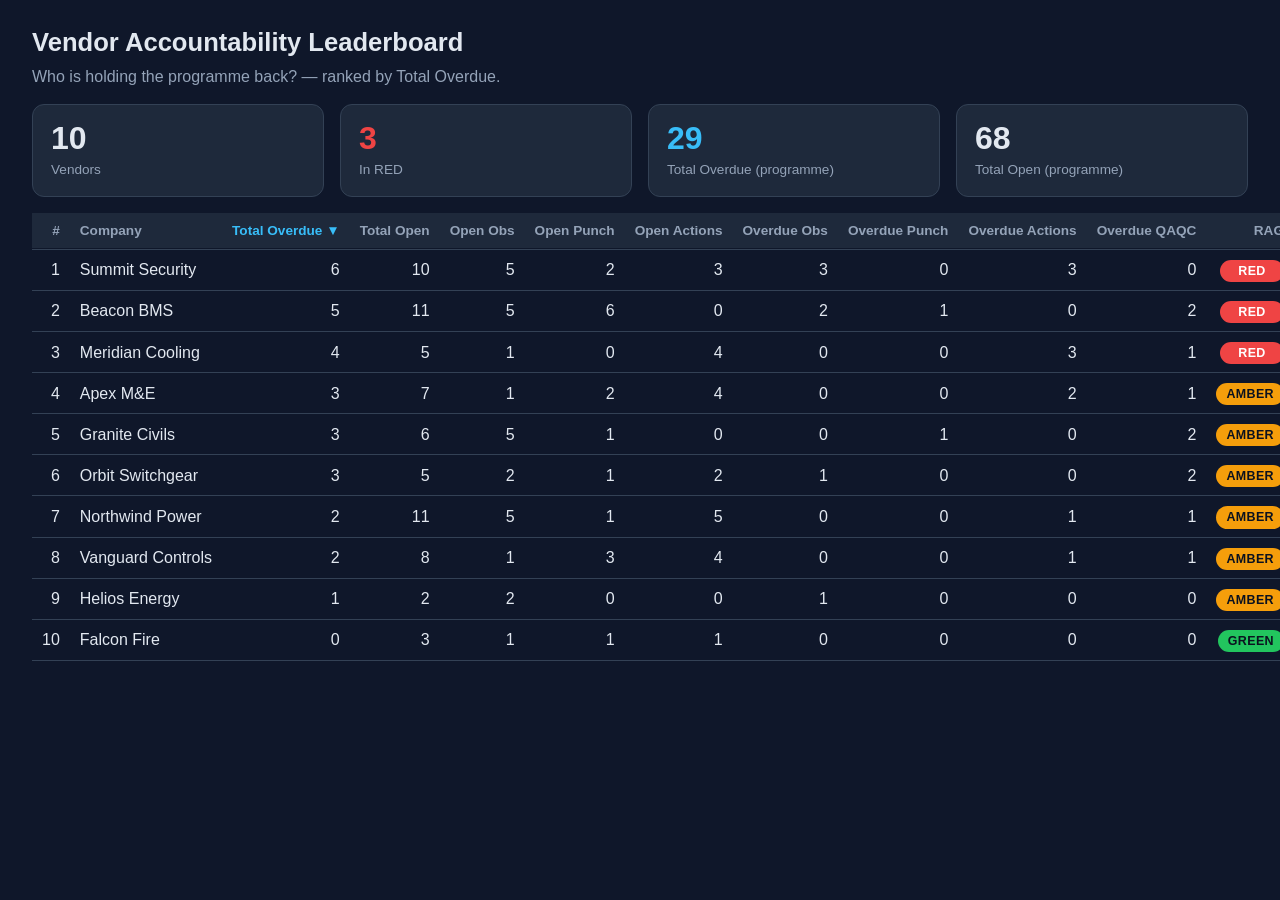
<file: index.html>
<!DOCTYPE html>
<html lang="en">
<head>
  <meta charset="utf-8" />
  <meta name="viewport" content="width=device-width, initial-scale=1" />
  <title>Vendor Accountability Leaderboard</title>
  <link rel="stylesheet" href="styles.css" />
</head>
<body>
  <header>
    <h1>Vendor Accountability Leaderboard</h1>
    <p class="subtitle">Who is holding the programme back? &mdash; ranked by Total Overdue.</p>
  </header>

  <!-- Summary panel (populated in a later stage) -->
  <section id="summary" class="summary" hidden></section>

  <main>
    <div id="status" class="status">Loading data&hellip;</div>
    <table id="leaderboard" class="leaderboard" hidden>
      <thead></thead>
      <tbody></tbody>
    </table>
  </main>

  <!-- Drill-down panel (populated in a later stage) -->
  <section id="drilldown" class="drilldown" hidden></section>

  <!-- SheetJS, vendored locally so the app is fully offline/self-contained -->
  <script src="vendor/xlsx.full.min.js"></script>
  <!-- Shared, pure scoring logic (same module the Node acceptance test uses) -->
  <script src="scoring.js"></script>
  <!-- Browser app: load + parse the xlsx, then render -->
  <script src="app.js"></script>
</body>
</html>
</file>
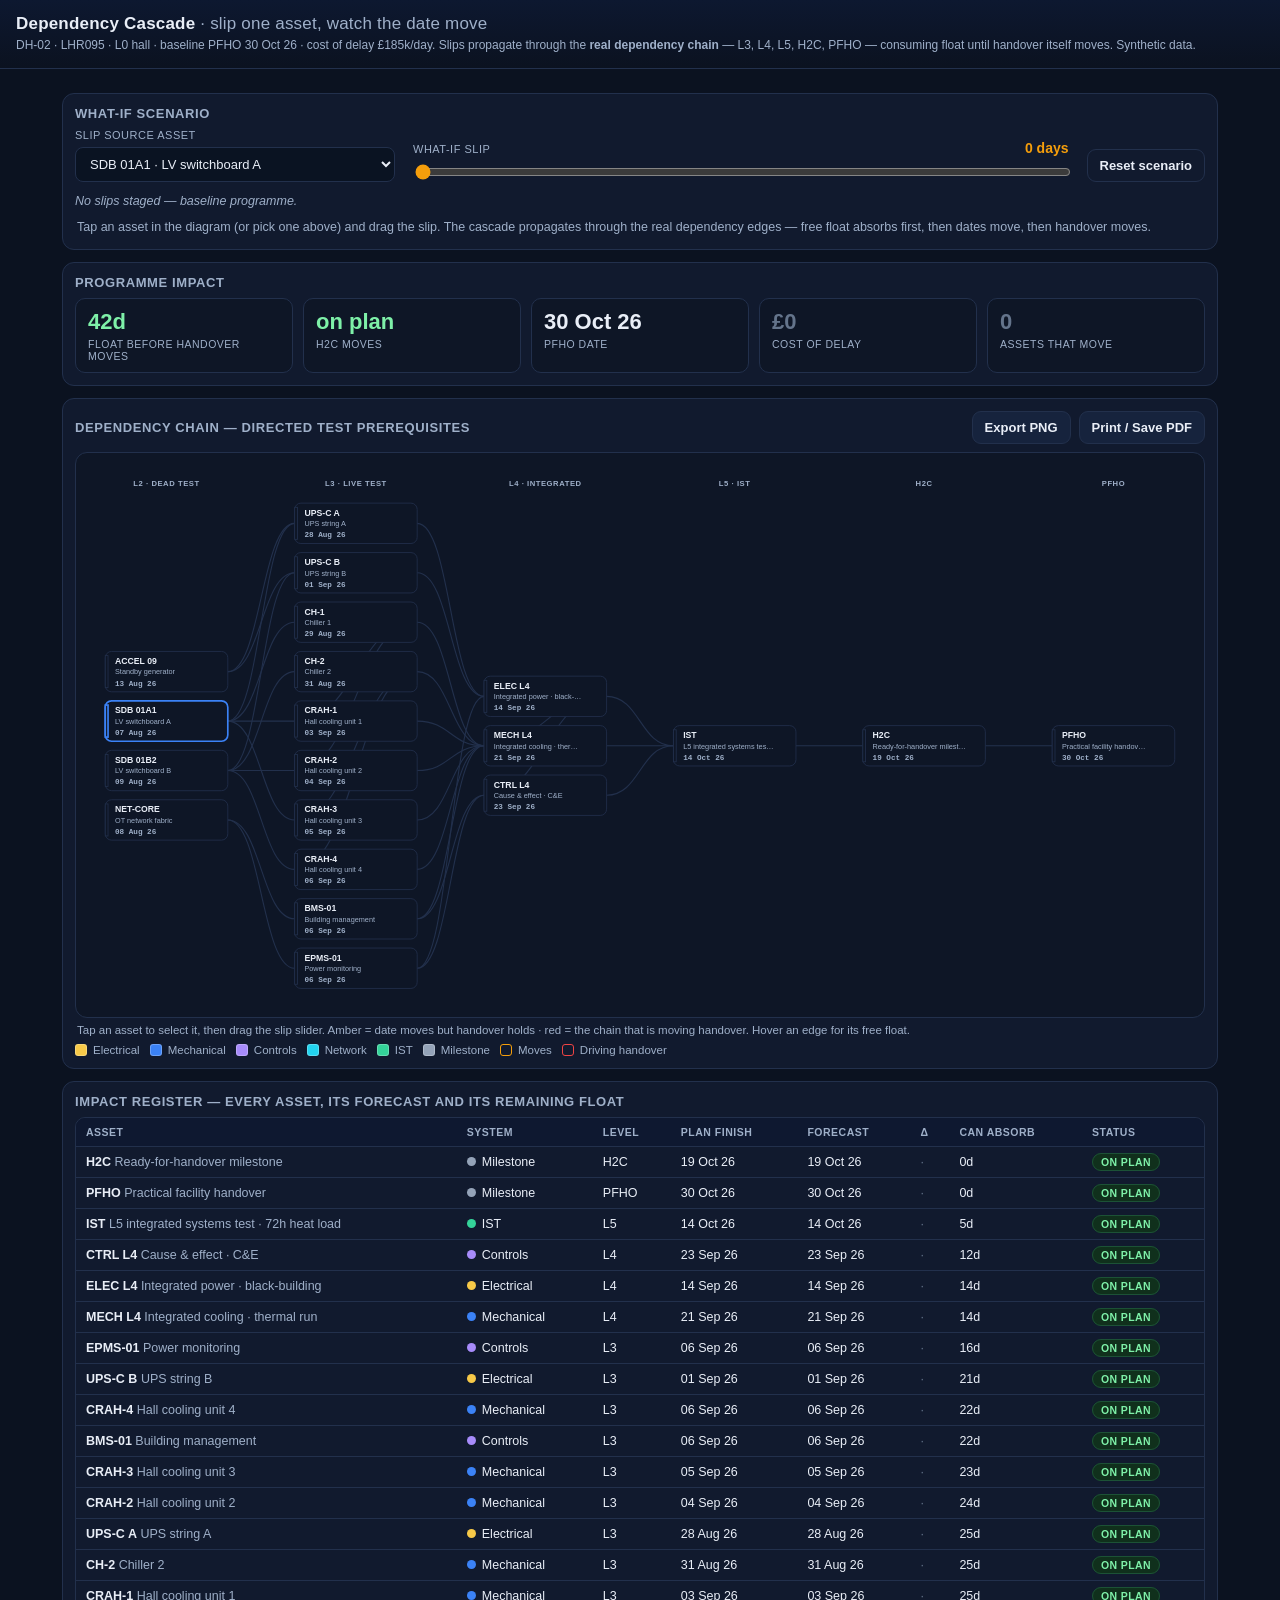
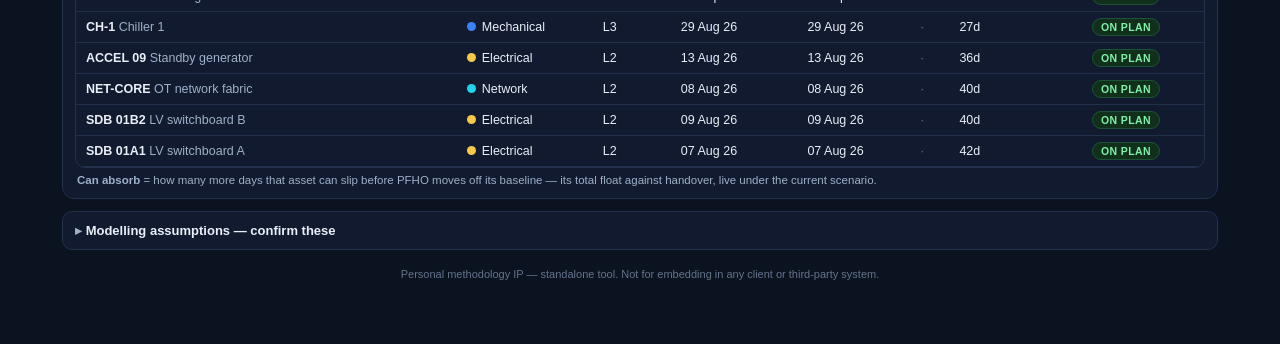
<file: Dependency Cascade.html>
<!DOCTYPE html>
<html lang="en">
<head>
<meta charset="utf-8" />
<meta name="viewport" content="width=device-width, initial-scale=1, maximum-scale=5" />
<title>Dependency Cascade — slip one asset, watch the date move</title>
<style>
  :root{
    --bg:#0b1220; --panel:#111a2e; --panel2:#0e1626; --ink:#e9eef7; --muted:#9fb0c9;
    --line:#22304c; --accent:#3b82f6;
    --red:#ef4444; --red-bg:#3b1417; --amber:#f59e0b; --amber-bg:#3a2a0d;
    --grey:#64748b; --grey-bg:#1b2538; --green:#22c55e; --green-bg:#10301c;
  }
  *{box-sizing:border-box}
  html,body{margin:0;padding:0;background:var(--bg);color:var(--ink);
    font-family:-apple-system,BlinkMacSystemFont,"Segoe UI",Roboto,Helvetica,Arial,sans-serif;
    -webkit-text-size-adjust:100%;}
  a{color:var(--accent)}
  header{padding:14px 16px;background:linear-gradient(180deg,#0d1830,#0b1220);
    border-bottom:1px solid var(--line);position:sticky;top:0;z-index:30}
  header h1{margin:0;font-size:17px;letter-spacing:.2px}
  header .sub{margin:3px 0 0;color:var(--muted);font-size:12px;line-height:1.4}
  main{max-width:1180px;margin:0 auto;padding:12px 12px 64px}
  section{margin:12px 0}
  .card{background:var(--panel);border:1px solid var(--line);border-radius:12px;padding:12px}
  .card h2{margin:0 0 8px;font-size:13px;text-transform:uppercase;letter-spacing:.6px;color:var(--muted)}

  /* controls */
  .ctl{display:flex;gap:18px;flex-wrap:wrap;align-items:flex-end}
  .field{display:flex;flex-direction:column;gap:6px;min-width:230px;flex:0 1 auto}
  .field label{font-size:11px;color:var(--muted);text-transform:uppercase;letter-spacing:.5px}
  select{background:#0a1322;color:var(--ink);border:1px solid var(--line);border-radius:8px;
    padding:8px 10px;font-size:13px;max-width:320px}
  .slip-field{flex:1 1 260px}
  .slip-top{display:flex;justify-content:space-between;align-items:baseline}
  .slip-val{font-weight:800;font-size:14px;color:var(--amber)}
  input[type=range]{width:100%;accent-color:var(--amber)}
  .btn{appearance:none;border:1px solid var(--line);background:#16233d;color:var(--ink);
    border-radius:9px;padding:8px 12px;font-size:13px;font-weight:600;cursor:pointer}
  .btn:hover{background:#1d2f50}
  .btn.ghost{background:transparent}
  .toolbar{display:flex;gap:8px;flex-wrap:wrap;align-items:center}

  /* scenario chips */
  #scenario{display:flex;gap:8px;flex-wrap:wrap;margin-top:12px;align-items:center}
  .slipchip{appearance:none;cursor:pointer;font-size:12px;font-weight:700;
    background:var(--amber-bg);color:#f7c768;border:1px solid #6a4d12;border-radius:99px;padding:4px 11px}
  .slipchip:hover{background:#4a370f}
  .slipchip b{margin-left:4px;opacity:.75}
  .empty{color:var(--muted);font-size:12.5px;font-style:italic}

  /* outputs */
  .outs{display:flex;gap:10px;flex-wrap:wrap}
  .metric{flex:1 1 150px;background:var(--panel2);border:1px solid var(--line);border-radius:10px;padding:10px 12px}
  .metric .big{font-size:22px;font-weight:800;font-variant-numeric:tabular-nums;white-space:nowrap}
  .metric .lbl{font-size:10.5px;color:var(--muted);text-transform:uppercase;letter-spacing:.5px;margin-top:3px}
  .good{color:#7ef0a8} .bad{color:#ff9aa0} .warn{color:#f7c768} .dim{color:var(--grey)}
  #note{font-size:12.5px;color:var(--muted);line-height:1.5;margin:10px 2px 0}
  #note b{color:var(--ink)}

  /* diagram */
  .diagram-wrap{position:relative;background:var(--panel2);border:1px solid var(--line);
    border-radius:12px;overflow:auto;-webkit-overflow-scrolling:touch}
  svg#diagram{display:block;width:100%;height:auto;min-width:1100px}
  .hint{font-size:11.5px;color:var(--muted);margin:6px 2px 0}
  .legend{display:flex;gap:10px;flex-wrap:wrap;margin-top:8px}
  .legend span{display:inline-flex;align-items:center;gap:6px;font-size:11.5px;color:var(--muted)}
  .legend i{width:12px;height:12px;border-radius:3px;display:inline-block;border:1px solid rgba(255,255,255,.25)}

  /* impact table */
  .tablewrap{overflow:auto;border:1px solid var(--line);border-radius:10px}
  table{border-collapse:collapse;width:100%;min-width:820px;font-size:12.5px}
  th,td{padding:8px 10px;text-align:left;border-bottom:1px solid var(--line);vertical-align:top;white-space:nowrap}
  th{position:sticky;top:0;background:#0e1830;color:var(--muted);text-transform:uppercase;font-size:10.5px;letter-spacing:.5px}
  tr.clickable{cursor:pointer}
  tr.clickable:hover td{background:#13203a}
  tr.shift td:first-child{border-left:3px solid var(--amber)}
  tr.breach td:first-child{border-left:3px solid var(--red)}
  td .sub{color:var(--muted);font-weight:400}
  .warncell{color:#f7c768}
  .tag{font-size:10.5px;font-weight:800;letter-spacing:.4px;padding:2px 8px;border-radius:99px;border:1px solid}
  .tag.ok{background:var(--green-bg);color:#7ef0a8;border-color:#1c5236}
  .tag.warn{background:var(--amber-bg);color:#f7c768;border-color:#6a4d12}
  .tag.bad{background:var(--red-bg);color:#ff9aa0;border-color:#7a2228}
  .dotc{width:9px;height:9px;border-radius:50%;display:inline-block;margin-right:6px;vertical-align:baseline}

  /* assumptions */
  details{border:1px solid var(--line);border-radius:10px;background:var(--panel);padding:0 12px}
  details > summary{cursor:pointer;padding:11px 0;font-weight:700;font-size:13px;list-style:none}
  details > summary::-webkit-details-marker{display:none}
  details > summary::before{content:"▸ ";color:var(--muted)}
  details[open] > summary::before{content:"▾ "}
  details .body{padding:0 0 12px}
  ul.notes{margin:6px 0;padding-left:18px}
  ul.notes li{margin:4px 0;font-size:12.5px;line-height:1.5;color:var(--muted)}
  ul.notes li b{color:var(--ink)}
  .confirm{color:#f7c768;font-weight:700}
  code{background:#0a1322;border:1px solid var(--line);border-radius:5px;padding:1px 5px;font-size:11.5px}
  .ipnote{font-size:11px;color:var(--grey);text-align:center;margin:18px 0 0}

  @media (max-width:560px){
    header h1{font-size:15px}
    .metric .big{font-size:18px}
  }
  @media print{
    header{position:static}
    .noprint{display:none !important}
    body{background:#fff;color:#000}
    .card,details{border-color:#bbb;background:#fff;color:#000}
    .diagram-wrap{overflow:visible;border-color:#bbb}
    svg#diagram{min-width:0}
    .hint,.metric .lbl,#note{color:#333}
    *{-webkit-print-color-adjust:exact;print-color-adjust:exact}
  }
</style>
<style id="svgcss">
  .colhead{fill:#9fb0c9;font-size:11px;letter-spacing:.8px;text-transform:uppercase;font-weight:700;
    font-family:-apple-system,BlinkMacSystemFont,"Segoe UI",Roboto,Helvetica,Arial,sans-serif}
  .edge{fill:none;stroke:#22304c;stroke-width:1.6}
  .edge.live{stroke:#f59e0b;stroke-width:2;stroke-dasharray:5 4}
  .edge.chain{stroke:#ef4444;stroke-width:2.6}
  .node rect{fill:#0e1626;stroke:#22304c;stroke-width:1.2}
  .node.clickable{cursor:pointer}
  .node.clickable:hover rect{fill:#13203a}
  .node.shift rect{stroke:#f59e0b;stroke-width:1.8}
  .node.breach rect{stroke:#ef4444;stroke-width:2.2}
  .node.sel rect{stroke:#3b82f6;stroke-width:2.4}
  .nlab{fill:#e9eef7;font-size:12.5px;font-weight:700;
    font-family:-apple-system,BlinkMacSystemFont,"Segoe UI",Roboto,Helvetica,Arial,sans-serif}
  .nname{fill:#9fb0c9;font-size:10.5px;
    font-family:-apple-system,BlinkMacSystemFont,"Segoe UI",Roboto,Helvetica,Arial,sans-serif}
  .ndate{fill:#9fb0c9;font-size:11px;font-weight:600;
    font-family:ui-monospace,SFMono-Regular,Menlo,Consolas,monospace}
  .node.shift .ndate{fill:#f7c768}
  .node.breach .ndate{fill:#ff9aa0}
</style>
</head>
<body>
<header>
  <h1>Dependency Cascade <span style="color:var(--muted);font-weight:500">· slip one asset, watch the date move</span></h1>
  <p class="sub"><span id="progMeta">—</span>. Slips propagate through the <b>real dependency chain</b> —
  L3, L4, L5, H2C, PFHO — consuming float until handover itself moves. Synthetic data.</p>
</header>

<main>

  <!-- What-if controls -->
  <section class="card">
    <h2>What-if scenario</h2>
    <div class="ctl">
      <div class="field">
        <label for="srcSel">Slip source asset</label>
        <select id="srcSel"></select>
      </div>
      <div class="field slip-field">
        <div class="slip-top">
          <label for="slip">What-if slip</label>
          <span class="slip-val" id="slipVal">0 days</span>
        </div>
        <input type="range" id="slip" min="0" max="30" step="1" value="0" aria-label="What-if slip in days">
      </div>
      <button class="btn ghost" id="btnReset">Reset scenario</button>
    </div>
    <div id="scenario"></div>
    <p id="note"></p>
  </section>

  <!-- Outputs -->
  <section class="card">
    <h2>Programme impact</h2>
    <div class="outs">
      <div class="metric"><div id="oFloat" class="big">—</div><div class="lbl">Float before handover moves</div></div>
      <div class="metric"><div id="oH2c" class="big">—</div><div class="lbl">H2C moves</div></div>
      <div class="metric"><div id="oPfho" class="big">—</div><div class="lbl">PFHO date</div></div>
      <div class="metric"><div id="oCost" class="big">—</div><div class="lbl">Cost of delay</div></div>
      <div class="metric"><div id="oImpact" class="big">—</div><div class="lbl">Assets that move</div></div>
    </div>
  </section>

  <!-- Diagram -->
  <section class="card">
    <div class="toolbar noprint" style="margin-bottom:8px">
      <h2 style="margin:0;flex:1 1 auto">Dependency chain — directed test prerequisites</h2>
      <button class="btn" id="btnPng">Export PNG</button>
      <button class="btn" id="btnPrint">Print / Save PDF</button>
    </div>
    <div class="diagram-wrap">
      <svg id="diagram" xmlns="http://www.w3.org/2000/svg"></svg>
    </div>
    <p class="hint noprint">Tap an asset to select it, then drag the slip slider. Amber = date moves but handover holds ·
      red = the chain that is moving handover. Hover an edge for its free float.</p>
    <div class="legend" id="legend"></div>
  </section>

  <!-- Impact table -->
  <section class="card">
    <h2>Impact register — every asset, its forecast and its remaining float</h2>
    <div class="tablewrap">
      <table id="impact">
        <thead><tr>
          <th>Asset</th><th>System</th><th>Level</th><th>Plan finish</th><th>Forecast</th>
          <th>Δ</th><th>Can absorb</th><th>Status</th>
        </tr></thead>
        <tbody></tbody>
      </table>
    </div>
    <p class="hint"><b>Can absorb</b> = how many more days that asset can slip before PFHO moves off its baseline —
      its total float against handover, live under the current scenario.</p>
  </section>

  <!-- Assumptions -->
  <section class="noprint">
    <details>
      <summary>Modelling assumptions — confirm these</summary>
      <div class="body">
        <ul class="notes">
          <li><span class="confirm">CONFIRM AGAINST THE PROGRAMME.</span> Every date, duration and dependency in
            <code>cascade-data.js</code> is <b>illustrative</b>. The graph is the one place the programme lives —
            correct it there and the engine re-proves everything live.</li>
          <li><b>Finish-to-start only:</b> a test starts at the later of its planned start and every prerequisite's
            finish (+ lag). The gap between a prerequisite's planned finish and a successor's planned start is that
            edge's <b>free float</b> — it absorbs slip silently, which is exactly why small slips look harmless.</li>
          <li><b>Slips extend completion:</b> a slip of <i>n</i> days on an asset delays its finish by <i>n</i> days;
            the forward pass propagates the consequence, never more, never less. Multiple simultaneous slips compose.</li>
          <li><b>Zero-float edge by design:</b> the thermal run (<code>MECH L4</code>) cannot start before integrated
            power (<code>ELEC L4</code>) proves — that edge carries no float, so ELEC L4 is always the sharpest lever.</li>
          <li><b>H2C → PFHO move together:</b> the 11-day punch-clear window between them is a lag with zero float,
            mirroring how the programme treats the pair.</li>
          <li><b>Calendar days,</b> not working days — weekends are not modelled. Cost of delay is a flat
            £185k/day applied to PFHO movement only.</li>
        </ul>
      </div>
    </details>
  </section>

  <p class="ipnote">Personal methodology IP — standalone tool. Not for embedding in any client or third-party system.</p>

</main>

<script src="cascade-data.js"></script>
<script src="cascade-app.js"></script>
</body>
</html>
</file>
<file: styles.css>
:root {
  --bg: #0f172a;
  --panel: #1e293b;
  --panel-2: #273449;
  --text: #e2e8f0;
  --muted: #94a3b8;
  --border: #334155;
  --accent: #38bdf8;
}

* { box-sizing: border-box; }

body {
  margin: 0;
  font-family: -apple-system, BlinkMacSystemFont, "Segoe UI", Roboto, Helvetica, Arial, sans-serif;
  background: var(--bg);
  color: var(--text);
  line-height: 1.45;
}

header {
  padding: 24px 32px 8px;
}

h1 {
  margin: 0;
  font-size: 1.6rem;
}

.subtitle {
  margin: 4px 0 0;
  color: var(--muted);
}

main {
  padding: 16px 32px 48px;
}

.status {
  color: var(--muted);
  padding: 16px 0;
}

/* ---- Summary panel ---- */
.summary {
  display: flex;
  flex-wrap: wrap;
  gap: 16px;
  padding: 8px 32px 0;
}

.card {
  flex: 1 1 160px;
  background: var(--panel);
  border: 1px solid var(--border);
  border-radius: 12px;
  padding: 16px 18px;
}

.card-value {
  font-size: 2rem;
  font-weight: 700;
  line-height: 1.1;
}

.card-label {
  color: var(--muted);
  font-size: 0.85rem;
  margin-top: 4px;
}

.card-red .card-value { color: #ef4444; }
.card-accent .card-value { color: var(--accent); }

/* ---- Leaderboard table ---- */
.leaderboard {
  width: 100%;
  border-collapse: collapse;
  font-variant-numeric: tabular-nums;
}

.leaderboard th,
.leaderboard td {
  padding: 8px 10px;
  text-align: right;
  border-bottom: 1px solid var(--border);
  white-space: nowrap;
}

.leaderboard th:nth-child(2),
.leaderboard td:nth-child(2) {
  text-align: left; /* Company column */
}

.leaderboard thead th {
  position: sticky;
  top: 0;
  background: var(--panel);
  color: var(--muted);
  font-weight: 600;
  font-size: 0.85rem;
}

.leaderboard tbody tr:hover {
  background: var(--panel-2);
}

/* ---- Sortable headers ---- */
.leaderboard th.sortable {
  cursor: pointer;
  user-select: none;
}

.leaderboard th.sortable:hover {
  color: var(--text);
}

.leaderboard th.active {
  color: var(--accent);
}

/* ---- RAG colour badges ---- */
.rag {
  display: inline-block;
  min-width: 64px;
  padding: 2px 10px;
  border-radius: 999px;
  font-size: 0.78rem;
  font-weight: 700;
  letter-spacing: 0.03em;
  text-align: center;
  color: #0b1220;
}

.rag-red { background: #ef4444; color: #fff; }
.rag-amber { background: #f59e0b; }
.rag-green { background: #22c55e; }

/* ---- Clickable vendor rows ---- */
.leaderboard tbody tr.vendor-row {
  cursor: pointer;
}

.leaderboard tbody tr.selected {
  background: var(--panel-2);
  box-shadow: inset 3px 0 0 var(--accent);
}

/* ---- Drill-down panel ---- */
.drilldown {
  margin: 8px 32px 48px;
  background: var(--panel);
  border: 1px solid var(--border);
  border-radius: 12px;
  padding: 16px 20px;
}

.dd-header {
  display: flex;
  align-items: center;
  justify-content: space-between;
}

.dd-header h2 {
  margin: 0;
  font-size: 1.15rem;
}

.dd-close {
  background: transparent;
  border: none;
  color: var(--muted);
  font-size: 1.6rem;
  line-height: 1;
  cursor: pointer;
}

.dd-close:hover { color: var(--text); }

.dd-count, .dd-empty {
  color: var(--muted);
  margin: 6px 0 12px;
}

.detail {
  width: 100%;
  border-collapse: collapse;
  font-size: 0.9rem;
}

.detail th, .detail td {
  text-align: left;
  padding: 7px 10px;
  border-bottom: 1px solid var(--border);
  white-space: nowrap;
}

.detail th {
  color: var(--muted);
  font-weight: 600;
}

.detail .num { text-align: right; }

/* ---- Item state pills ---- */
.pill {
  display: inline-block;
  padding: 1px 8px;
  margin-right: 4px;
  border-radius: 999px;
  font-size: 0.72rem;
  font-weight: 700;
}

.pill-open { background: #334155; color: #cbd5e1; }
.pill-overdue { background: #ef4444; color: #fff; }
</file>
